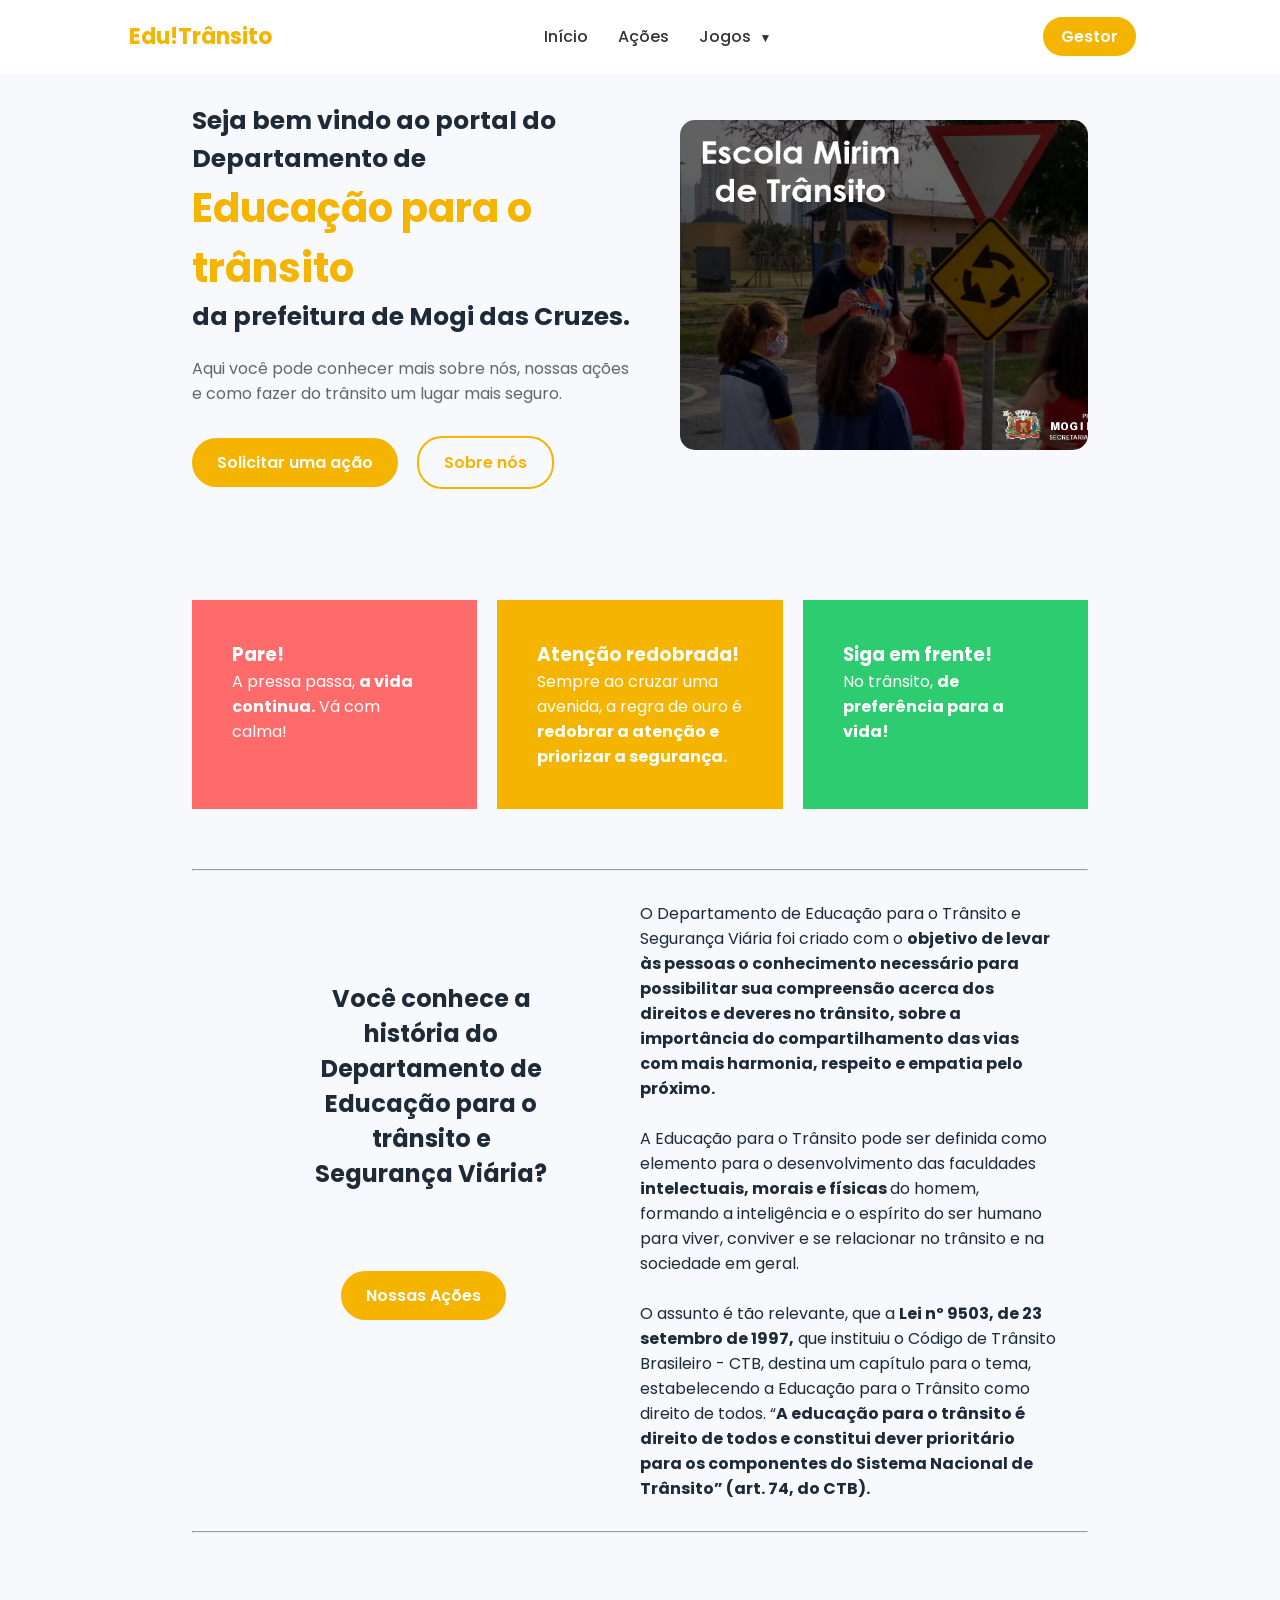
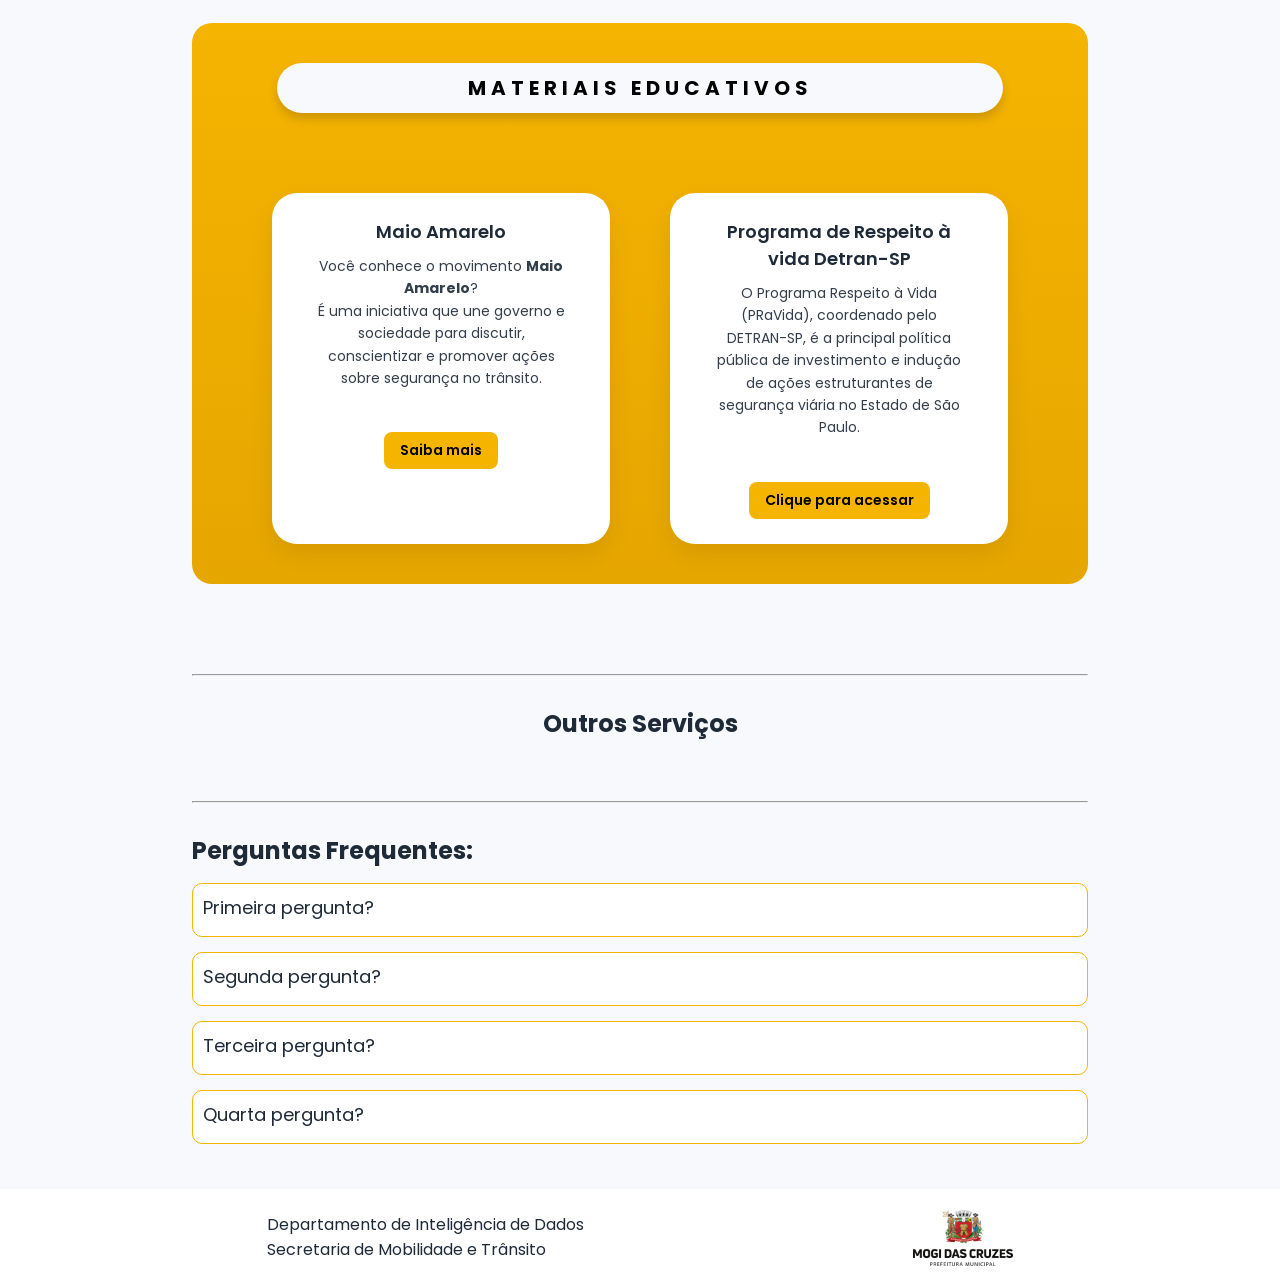
<file: index.html>
<!DOCTYPE html>
<html lang="pt-br">

<head>
    <meta charset="UTF-8">
    <meta name="viewport" content="width=device-width, initial-scale=1.0">
    <title>Edu!Trânsito</title>
    <link rel="stylesheet" href="/src/css/main.css">
    <link href="https://fonts.googleapis.com/css2?family=Poppins:wght@300;400;600;700&display=swap" rel="stylesheet">
</head>

<body>

    <!-- Header -->
    <header class="header">
        <div class="logo">Edu!Trânsito</div>

        <nav class="nav">
            <a href="index.html">Início</a>
            <a href="./pages/acoes.html">Ações</a>

            <div class="menu-jogos">
                <a href="#" class="link-jogos">
                    Jogos <span class="seta">▼</span>
                </a>

                <div class="submenu">
                    <a href="./pages/jogos/quiz.html">Quiz</a>
                    <a href="./pages/jogos/memoria.html">Jogo da Memória</a>
                </div>
            </div>

            <a href="#" class="verGestor">Gestor</a>
        </nav>
        <div class="auth-buttons">
            <a href="#" class="acessoGestor">Gestor</a>
        </div>
    </header>

    <!-- Sessão Principal -->
    <section class="main">
        <div class="main-text">

            <h1>
                Seja bem vindo ao portal do Departamento de<br>
                <span>Educação para o trânsito</span><br>
                da prefeitura de Mogi das Cruzes.
            </h1>
            <p>
                Aqui você pode conhecer mais sobre nós, nossas ações e como fazer do trânsito um lugar mais seguro.
            </p>

            <div class="buttons">
                <a href="./pages/formSolicitarVisita.html" class="btn-acao">Solicitar uma ação</a>
                <a href="#sobreNos" class="btn-sobre">Sobre nós</a>
            </div>
        </div>

        <div class="slider">
            <div class="slides">
                <img src="./src/img/escolaMirim1.jpg" alt="Imagem 1">
                <img src="./src/img/maioAmarelo.jpg" alt="Imagem 2">
                <img src="./src/img/programaEduca.jpg" alt="Imagem 3">
                <img src="./src/img/palestra.jpg" alt="Imagem 4">
            </div>
        </div>
    </section>

    <!-- Banners -->
    <section class="banner">
        <div class="banners red">
            <h3>Pare!</h3>
            <p>A pressa passa, <b>a vida continua.</b> Vá com calma!</p>
        </div>

        <div class="banners yellow">
            <h3>Atenção redobrada!</h3>
            <p>Sempre ao cruzar uma avenida, a regra de ouro é <b>redobrar a atenção e priorizar a segurança.</b></p>
        </div>

        <div class="banners green">
            <h3>Siga em frente!</h3>
            <p>No trânsito, <b>de preferência para a vida!</b></p>
        </div>
    </section>

    <section class="quem-somos-nos">
        <hr>
        <div id="sobreNos" class="alinharQSN">
            <div class="tituloQSN">
                <h2 class="h2-QNS">Você conhece a história do Departamento de Educação para o trânsito e Segurança
                    Viária?
                </h2>
                <div class="buttons">
                    <a href="./pages/acoes.html" class="btn-acao">Nossas Ações</a>
                </div>
            </div>
            <span>
                O Departamento de Educação para o Trânsito e Segurança Viária foi criado com o <STRONG>objetivo de levar
                    às
                    pessoas
                    o conhecimento necessário para possibilitar sua compreensão acerca dos direitos e deveres no
                    trânsito,
                    sobre
                    a importância do compartilhamento das vias com mais harmonia, respeito e empatia pelo
                    próximo.</STRONG><BR><BR>

                A Educação para o Trânsito pode ser definida como elemento para o desenvolvimento das faculdades<strong>
                    intelectuais, morais e físicas </strong>do homem, formando a inteligência e o espírito do ser humano
                para viver,
                conviver e se relacionar no trânsito e na sociedade em geral.<BR><BR>

                O assunto é tão relevante, que a <strong>Lei nº 9503, de 23 setembro de 1997,</strong> que instituiu o
                Código de Trânsito
                Brasileiro - CTB, destina um capítulo para o tema, estabelecendo a Educação para o Trânsito como direito
                de
                todos. “<strong>A educação para o trânsito é direito de todos e constitui dever prioritário para os
                    componentes
                    do
                    Sistema Nacional de Trânsito” (art. 74, do CTB).</strong>
            </span>
        </div>
        <hr>
    </section>

    <section class="sessao-educativo">
        <div class="material-educativo">
            <h2 class="h2-educacao"><strong>MATERIAIS EDUCATIVOS</strong></h2>
            <div class="container-educativo">
                <div class="materiais">
                    <h3>Maio Amarelo</h3>
                    <span>Você conhece o movimento <strong>Maio Amarelo</strong>?<br>É uma iniciativa que une governo e
                        sociedade para discutir, conscientizar e promover ações sobre segurança no trânsito.</span><br>
                        <a href="https://www.onsv.org.br/maioamarelo" target="_blank">Saiba mais</a>
                </div>
                <div class="materiais">
                    <h3>Programa de Respeito à vida Detran-SP</h3>
                    <span>O Programa Respeito à Vida (PRaVida), coordenado pelo DETRAN-SP, é a principal política
                        pública de investimento e indução de ações estruturantes de segurança viária no Estado de São
                        Paulo.</span><br>
                    <a href="https://detran.sp.gov.br/pravida/pdf/PRaVida_Guia-C1_Vias-Seguras_v1.pdf"
                        target="_blank">Clique para acessar</a>
                </div>
            </div>
        </div>
    </section>

    <section class="contatoConosco">
        <hr>
        <h1 class="h1Contatoconosco">Outros Serviços</h1>
        <div class="servicos">

        </div>

    </section>
    <section class="perguntas-frequentes">
        <hr>
        <h1 class="h1-faq">Perguntas Frequentes:</h1>

        <div class='pergunta'>
            <input type='checkbox' id='pergunta-1'>
            <label for='pergunta-1'>Primeira pergunta?</label>
            <div class='answer'>
                Primeira resposta.
            </div>
        </div>

        <div class='pergunta'>
            <input type='checkbox' id='pergunta-2'>
            <label for='pergunta-2'>Segunda pergunta?</label>
            <div class='answer'>
                Segunda resposta.
            </div>
        </div>

        <div class='pergunta'>
            <input type='checkbox' id='pergunta-3'>
            <label for='pergunta-3'>Terceira pergunta?</label>
            <div class='answer'>
                Terceira resposta.
            </div>
        </div>

        <div class='pergunta'>
            <input type='checkbox' id='pergunta-4'>
            <label for='pergunta-4'>Quarta pergunta?</label>
            <div class='answer'>
                Quarta resposta.
            </div>
        </div>
    </section>
    <footer>
        <span>Departamento de Inteligência de Dados <br> Secretaria de Mobilidade e Trânsito</span>
        <img class="img-footer" src="src/img/brasaoColorido.png" alt="logo prefeitura de mogi das cruzes">
    </footer>
</body>
</file>
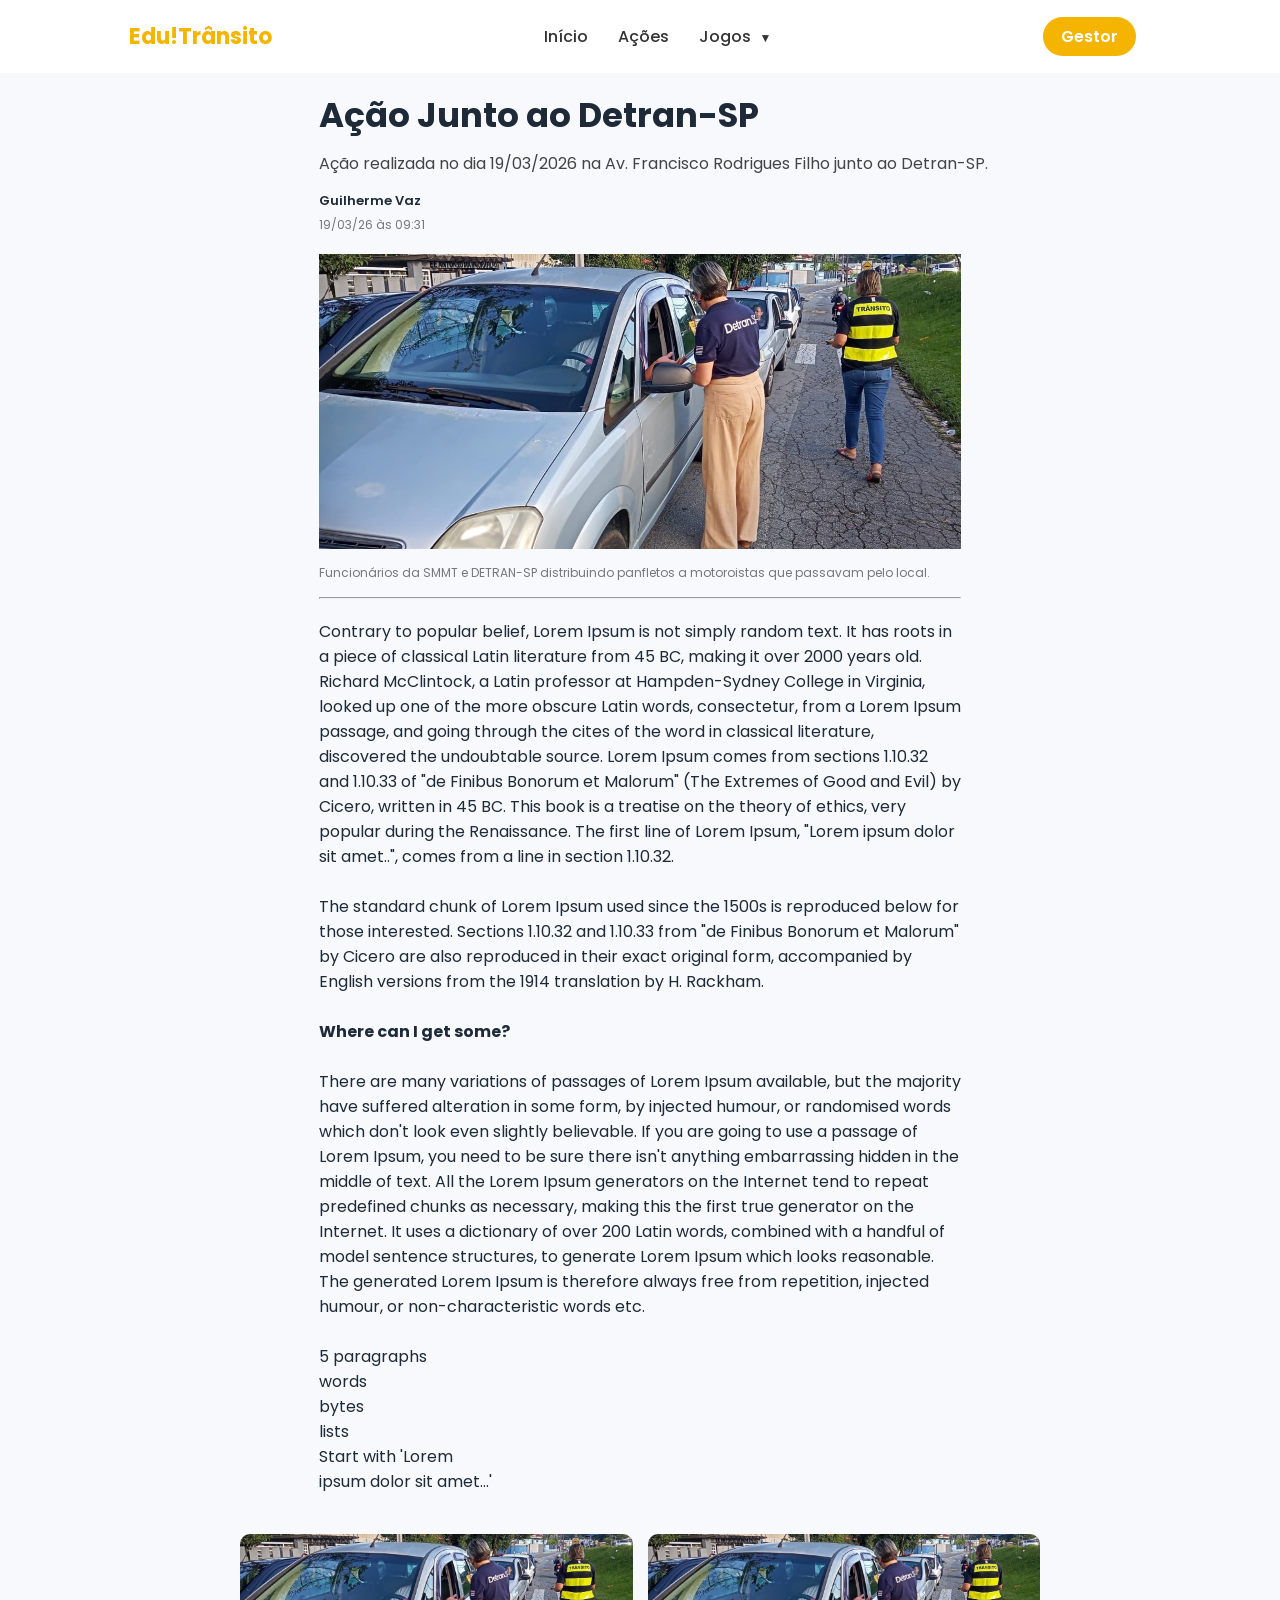
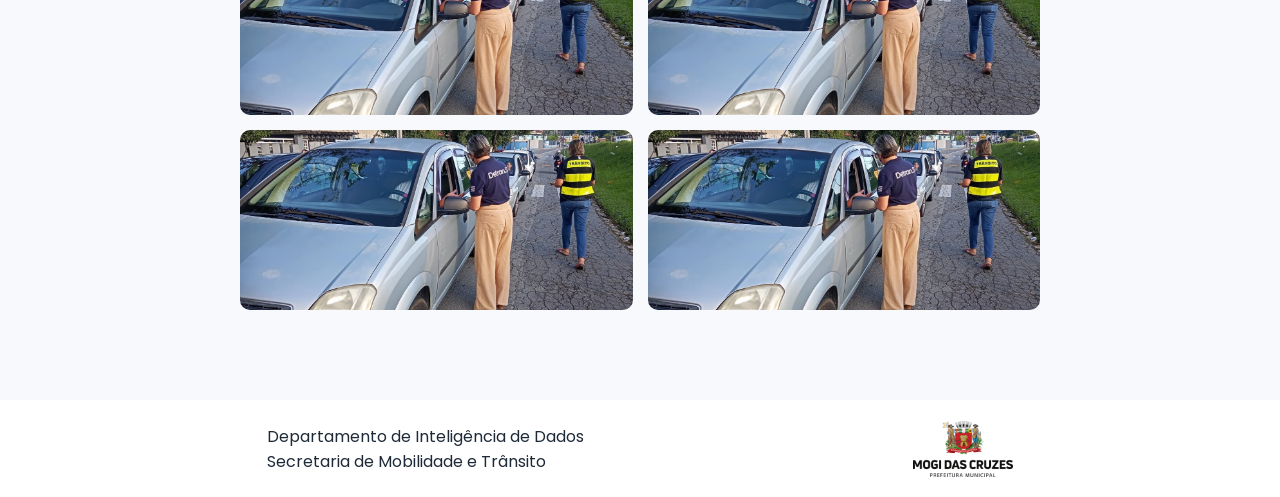
<file: pages/acao.html>
<!DOCTYPE html>
<html lang="pt-br">

<head>
    <meta charset="UTF-8">
    <meta name="viewport" content="width=device-width, initial-scale=1.0">
    <title>Edu!Trânsito</title>
    <link rel="stylesheet" href="../src/css/main.css">
    <link rel="stylesheet" href="../src/css/acoes.css">
    <link rel="stylesheet" href="../src/css/acao.css">
    <link href="https://fonts.googleapis.com/css2?family=Poppins:wght@300;400;600;700&display=swap" rel="stylesheet">
</head>

<body>

    <!-- Header -->
    <header class="header">
        <div class="logo">Edu!Trânsito</div>

        <nav class="nav">
            <a href="../index.html">Início</a>
            <a href="acoes.html">Ações</a>

            <div class="menu-jogos">
                <a href="" class="link-jogos">
                    Jogos <span class="seta">▼</span>
                </a>

                <div class="submenu">
                    <a href="./jogos/quiz.html">Quiz</a>
                    <a href="./jogos/memoria.html">Jogo da Memória</a>
                </div>
            </div>

            <a href="#" class="verGestor">Gestor</a>
        </nav>
        <div class="auth-buttons">
            <a href="#" class="acessoGestor">Gestor</a>
        </div>
    </header>
    <section class="container-acao">
        <div class="noticia">

            <h1><strong>Ação Junto ao Detran-SP</strong></h1>

            <p class="subtitulo">
                Ação realizada no dia 19/03/2026 na Av. Francisco Rodrigues Filho junto ao Detran-SP.
            </p>

            <p class="autor">Guilherme Vaz</p>

            <p class="data">
                19/03/26 às 09:31
            </p>

            <div class="imagem-container">
                <img src="../src/img/smmtEdetran.jpeg" alt="Refinaria">
            </div>

            <p class="legenda">
                Funcionários da SMMT e DETRAN-SP distribuindo panfletos a motoroistas que passavam pelo local.
            </p>
            <hr>

            <p class="conteudoNoticia">Contrary to popular belief, Lorem Ipsum is not simply random text. It has roots
                in a piece of
                classical Latin literature from 45 BC, making it over 2000 years old. Richard McClintock, a Latin
                professor at Hampden-Sydney College in Virginia, looked up one of the more obscure Latin words,
                consectetur, from a Lorem Ipsum passage, and going through the cites of the word in classical
                literature, discovered the undoubtable source. Lorem Ipsum comes from sections 1.10.32 and 1.10.33 of
                "de Finibus Bonorum et Malorum" (The Extremes of Good and Evil) by Cicero, written in 45 BC. This book
                is a treatise on the theory of ethics, very popular during the Renaissance. The first line of Lorem
                Ipsum, "Lorem ipsum dolor sit amet..", comes from a line in section 1.10.32.<br><br>

                The standard chunk of Lorem Ipsum used since the 1500s is reproduced below for those interested.
                Sections 1.10.32 and 1.10.33 from "de Finibus Bonorum et Malorum" by Cicero are also reproduced in their
                exact original form, accompanied by English versions from the 1914 translation by H. Rackham.<br><br>

                <strong>Where can I get some?</strong><br><br>
                There are many variations of passages of Lorem Ipsum available, but the majority have suffered
                alteration in some form, by injected humour, or randomised words which don't look even slightly
                believable. If you are going to use a passage of Lorem Ipsum, you need to be sure there isn't anything
                embarrassing hidden in the middle of text. All the Lorem Ipsum generators on the Internet tend to repeat
                predefined chunks as necessary, making this the first true generator on the Internet. It uses a
                dictionary of over 200 Latin words, combined with a handful of model sentence structures, to generate
                Lorem Ipsum which looks reasonable. The generated Lorem Ipsum is therefore always free from repetition,
                injected humour, or non-characteristic words etc.
                <br><br>
                5
                paragraphs<br>
                words<br>
                bytes<br>
                lists<br>
                Start with 'Lorem<br>
                ipsum dolor sit amet...'<br>
            </p>
        </div>

        <div class="grid-imagens">

            <img src="../src/img/smmtEdetran.jpeg" alt="Imagem 1">
            <img src="../src/img/smmtEdetran.jpeg" alt="Imagem 2">
            <img src="../src/img/smmtEdetran.jpeg" alt="Imagem 3">
            <img src="../src/img/smmtEdetran.jpeg" alt="Imagem 4">

        </div>

        <!-- Modal -->
        <div class="modal" id="modal">
            <span class="fechar">&times;</span>
            <img class="modal-img" id="imgExpandida">
        </div>

    </section>
    <footer>
        <span>Departamento de Inteligência de Dados <br> Secretaria de Mobilidade e Trânsito</span>
        <img class="img-footer" src="../src/img/brasaoColorido.png" alt="logo prefeitura de mogi das cruzes">
    </footer>

    <script>
        const imagens = document.querySelectorAll(".grid-imagens img");
        const modal = document.getElementById("modal");
        const modalImg = document.getElementById("imgExpandida");
        const fechar = document.querySelector(".fechar");
        const menu = document.querySelector(".header")

        imagens.forEach(img => {
            img.addEventListener("click", () => {
                modal.style.display = "block";
                modalImg.src = img.src;
                menu.style.display = "none";
            });
        });

        fechar.onclick = () => {
            modal.style.display = "none";
            menu.style.display = "flex";
        };

        modal.onclick = () => {
            modal.style.display = "none";
            menu.style.display = "flex";
        };
    </script>
</body>
</file>
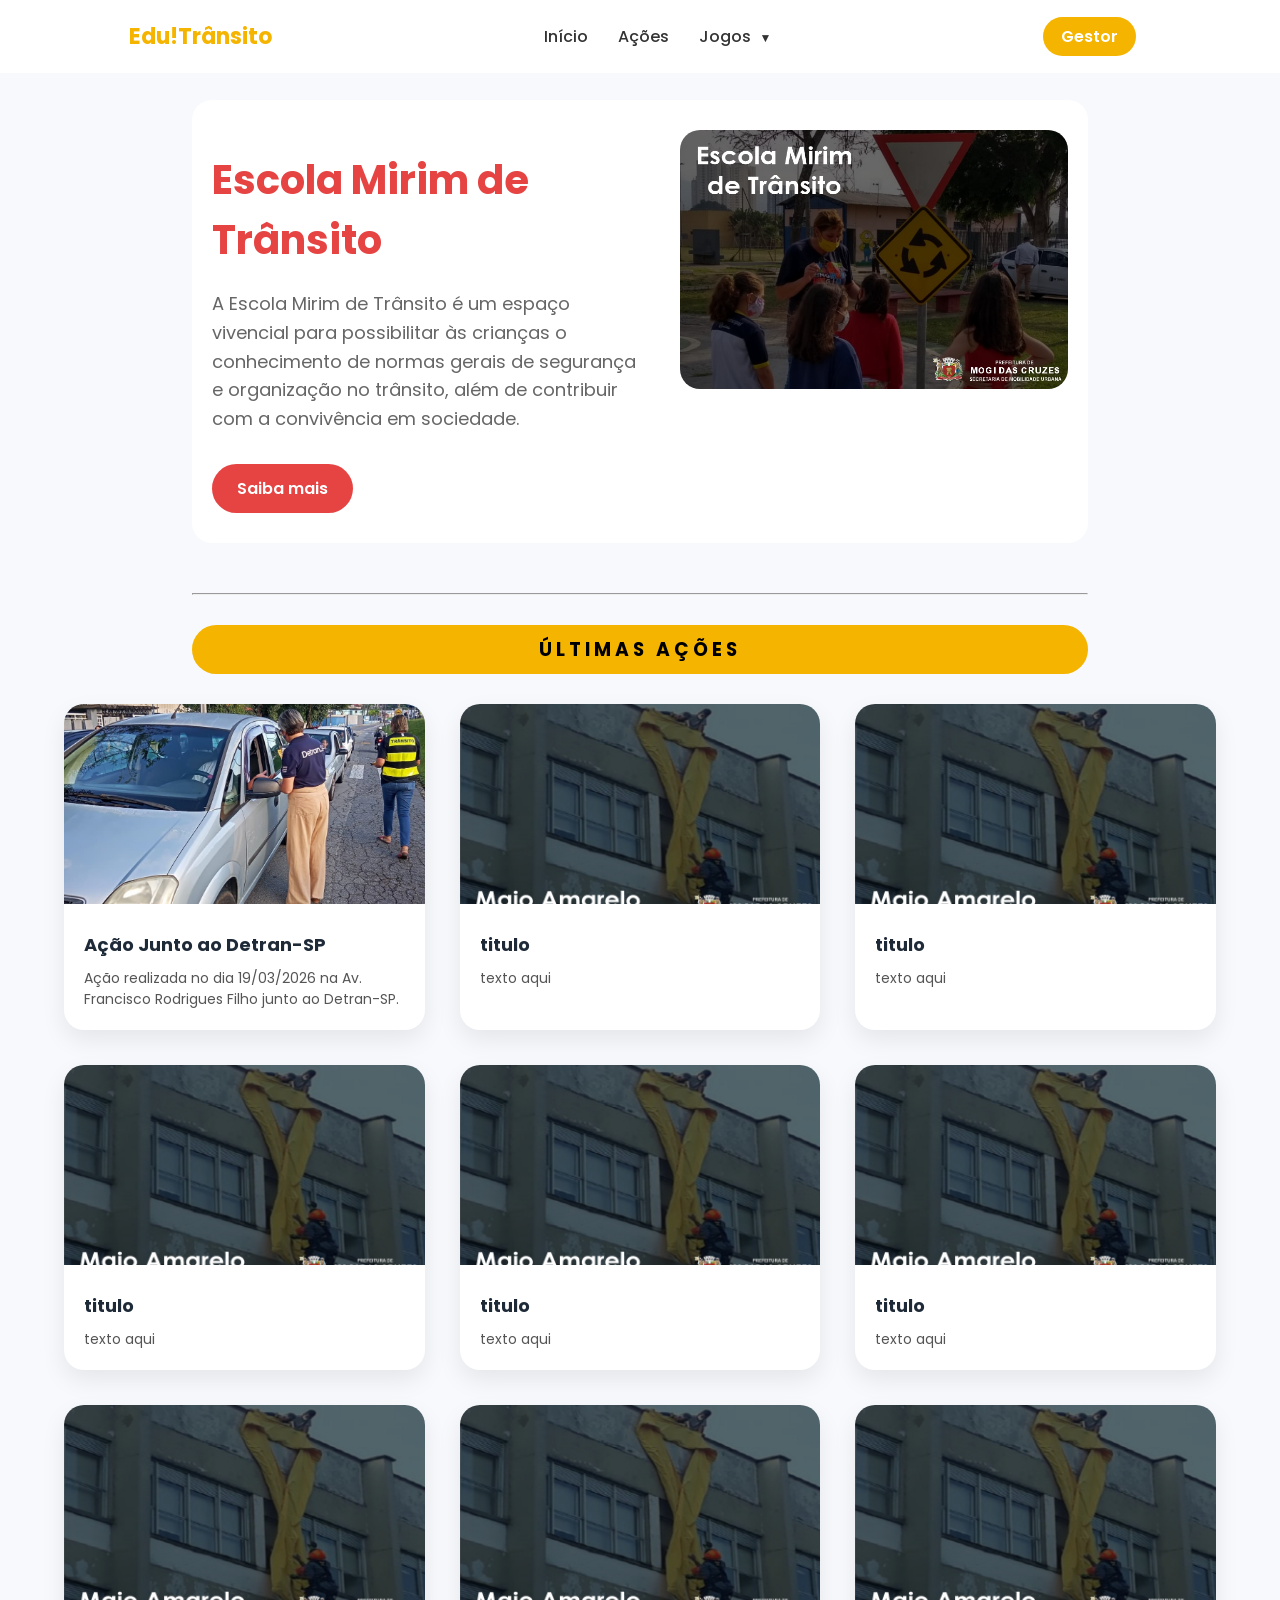
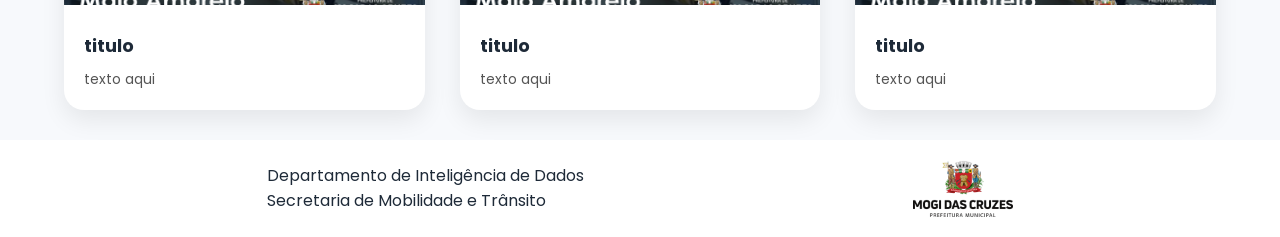
<file: pages/acoes.html>
<!DOCTYPE html>
<html lang="pt-br">

<head>
    <meta charset="UTF-8">
    <meta name="viewport" content="width=device-width, initial-scale=1.0">
    <title>Edu!Trânsito</title>
    <link rel="stylesheet" href="../src/css/main.css">
    <link rel="stylesheet" href="../src/css/acoes.css">
    <link href="https://fonts.googleapis.com/css2?family=Poppins:wght@300;400;600;700&display=swap" rel="stylesheet">
</head>

<body>

    <!-- Header -->
    <header class="header">
        <div class="logo">Edu!Trânsito</div>

        <nav class="nav">
            <a href="../index.html">Início</a>
            <a href="acoes.html">Ações</a>

            <div class="menu-jogos">
                <a href="" class="link-jogos">
                    Jogos <span class="seta">▼</span>
                </a>

                <div class="submenu">
                    <a href="./jogos/quiz.html">Quiz</a>
                    <a href="./jogos/memoria.html">Jogo da Memória</a>
                </div>
            </div>

            <a href="#" class="verGestor">Gestor</a>
        </nav>
        <div class="auth-buttons">
            <a href="#" class="acessoGestor">Gestor</a>
        </div>
    </header>

    <!-- Sessão Principal -->
    <section class="main-acoes">
        <div class="conteudo-acoes">
            <div class="main-text">
                <h1>
                    <span class="acoesRed">Escola Mirim de Trânsito</span>
                </h1>
                <p>
                    A Escola Mirim de Trânsito é um espaço vivencial para possibilitar às crianças
                    o conhecimento de normas gerais de segurança e organização no trânsito,
                    além de contribuir com a convivência em sociedade.
                </p>

                <div class="buttons">
                    <a href="#" class="btn-saibaRed">Saiba mais</a>
                </div>
            </div>

            <div class="main-image-acoes">
                <img class="ImgAcoes" src="../src/img/escolaMirim1.jpg" alt="Escola Mirim">
            </div>
        </div>
    </section>

    <section class="ultima-acoes">
        <hr>
        <h3 class="h3-UA">ÚLTIMAS AÇÕES</h3>
    </section>


    <section class="container-cards">

        <a class="acao" href="acao.html">
            <div class="card">
                <img src="../src/img/smmtEdetran.jpeg" alt="Imagem">
                <div class="card-text">
                    <h3>Ação Junto ao Detran-SP</h3>
                    <p>Ação realizada no dia 19/03/2026 na Av. Francisco Rodrigues Filho junto ao Detran-SP.</p>
                </div>
            </div>
        </a>
        <div class="card">
            <img src="../src/img/maioAmarelo.jpg" alt="Imagem">
            <div class="card-text">
                <h3>titulo</h3>
                <p>texto aqui</p>
            </div>
        </div>

        <div class="card">
            <img src="../src/img/maioAmarelo.jpg" alt="Imagem">
            <div class="card-text">
                <h3>titulo</h3>
                <p>texto aqui</p>
            </div>
        </div>

        <div class="card">
            <img src="../src/img/maioAmarelo.jpg" alt="Imagem">
            <div class="card-text">
                <h3>titulo</h3>
                <p>texto aqui</p>
            </div>
        </div>

        <div class="card">
            <img src="../src/img/maioAmarelo.jpg" alt="Imagem">
            <div class="card-text">
                <h3>titulo</h3>
                <p>texto aqui</p>
            </div>
        </div>

        <div class="card">
            <img src="../src/img/maioAmarelo.jpg" alt="Imagem">
            <div class="card-text">
                <h3>titulo</h3>
                <p>texto aqui</p>
            </div>
        </div>

        <div class="card">
            <img src="../src/img/maioAmarelo.jpg" alt="Imagem">
            <div class="card-text">
                <h3>titulo</h3>
                <p>texto aqui</p>
            </div>
        </div>

        <div class="card">
            <img src="../src/img/maioAmarelo.jpg" alt="Imagem">
            <div class="card-text">
                <h3>titulo</h3>
                <p>texto aqui</p>
            </div>
        </div>

        <div class="card">
            <img src="../src/img/maioAmarelo.jpg" alt="Imagem">
            <div class="card-text">
                <h3>titulo</h3>
                <p>texto aqui</p>
            </div>
        </div>

        

    </section>


    <footer>
        <span>Departamento de Inteligência de Dados <br> Secretaria de Mobilidade e Trânsito</span>
        <img class="img-footer" src="../src/img/brasaoColorido.png" alt="logo prefeitura de mogi das cruzes">
    </footer>
</body>
</file>
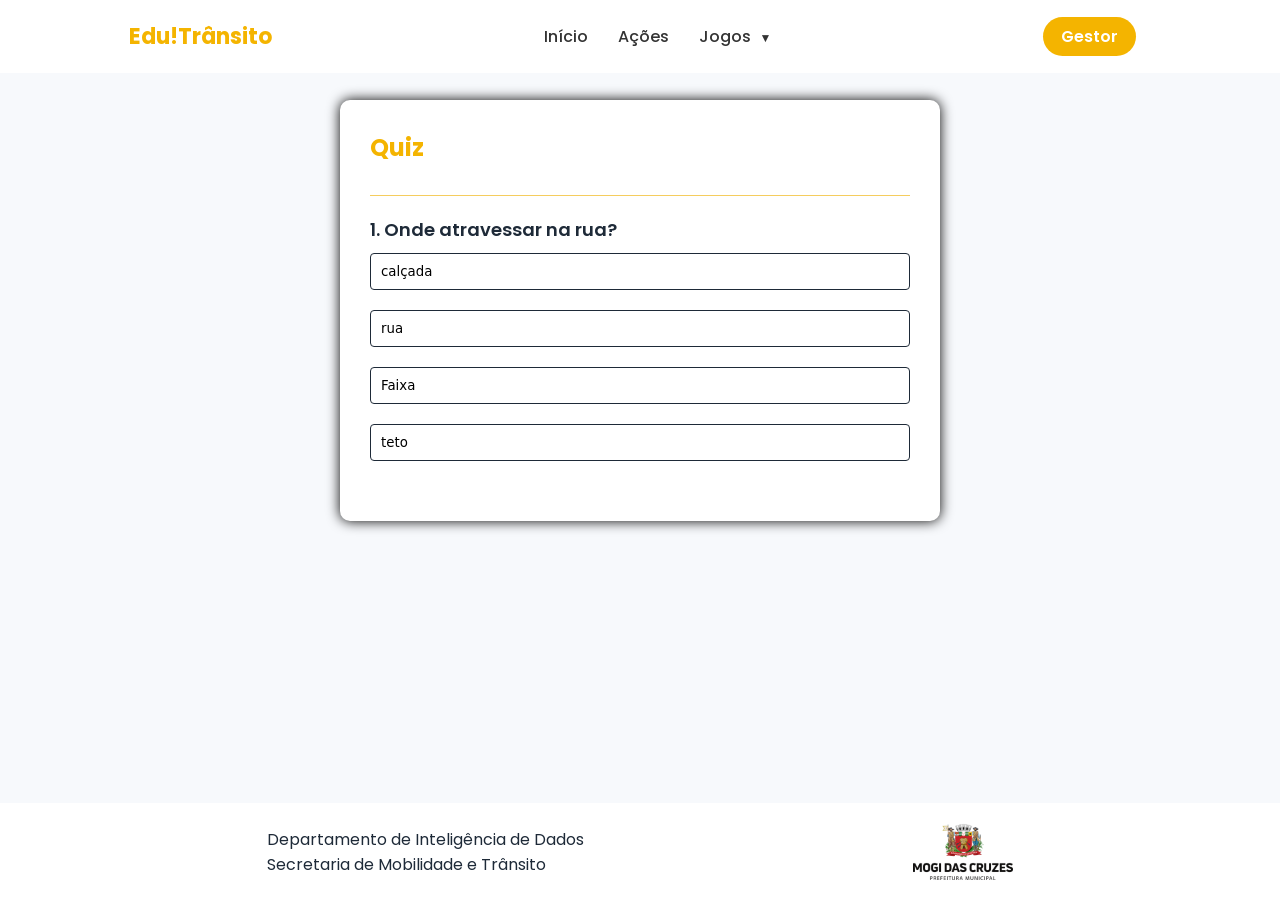
<file: pages/jogos/quiz.html>
<!DOCTYPE html>
<html lang="pt-br">

<head>
    <meta charset="UTF-8">
    <meta name="viewport" content="width=device-width, initial-scale=1.0">
    <title>Edu!Trânsito</title>
    <link rel="stylesheet" href="../../src/css/main.css">
    <link rel="stylesheet" href="../../src/css/jogos.css">
    <link href="https://fonts.googleapis.com/css2?family=Poppins:wght@300;400;600;700&display=swap" rel="stylesheet">
</head>

<body>

    <!-- Header -->
    <header class="header">
         <div class="logo">Edu!Trânsito</div>

        <nav class="nav">
            <a href="../../index.html">Início</a>
            <a href="../acoes.html">Ações</a>

            <div class="menu-jogos">
                <a href="" class="link-jogos">
                    Jogos <span class="seta">▼</span>
                </a>

                <div class="submenu">
                    <a href="quiz.html">Quiz</a>
                    <a href="memoria.html">Jogo da Memória</a>
                </div>
            </div>

            <a href="#" class="verGestor">Gestor</a>
        </nav>
        <div class="auth-buttons">
            <a href="#" class="acessoGestor">Gestor</a>
        </div>
    </header>

    <section class="main-jogos">
        <div class="app">
            <h1>Quiz</h1>
            <div class="quiz">
                <h2 id="pergunta">Pergunta Aqui</h2>
                <div id="respostas-botoes">
                    <button class="btn">Pergunta 1</button>
                    <button class="btn">Pergunta 2</button>
                    <button class="btn">Pergunta 3</button>
                    <button class="btn">Pergunta 4</button>
                </div>
                <button id="botao-proximo">Próximo</button>
            </div>
        </div>
        <script src="../../src/script/jogos.js"></script>
    </section>

    <footer>
        <span>Departamento de Inteligência de Dados <br> Secretaria de Mobilidade e Trânsito</span>
        <img class="img-footer" src="../../src/img/brasaoColorido.png" alt="logo prefeitura de mogi das cruzes">
    </footer>
</body>
</file>
<file: src/css/main.css>
/* ================= RESET ================= */

* {
    margin: 0;
    padding: 0;
    box-sizing: border-box;
}

/* ================= VARIÁVEIS ================= */

:root {
    --primary-color: #f4b400;
    --red-color: rgb(230, 67, 67);
    --green-color: rgb(6, 122, 68);
    --light-yellow: #f5cd5f;

    --text-dark: #1e2a38;
    --text-light: #666;

    --white: #ffffff;

    --transition: 0.3s ease-in-out;
}

/* ================= BASE ================= */

body {
    font-family: 'Poppins', sans-serif;
    background: #f7f9fc;
    color: var(--text-dark);

    min-height: 100vh;
    display: flex;
    flex-direction: column;
}

/* ================= HEADER ================= */

.menu-toggle {
    display: none;
    font-size: 28px;
    cursor: pointer;
}

.header {
    display: flex;
    justify-content: space-around;
    align-items: center;
    padding: 20px 0%;
    background: var(--white);
    position: fixed;
    width: 100vw;
    z-index: 1000
}

.logo {
    font-weight: 700;
    font-size: 22px;
    color: var(--primary-color);
}

.nav {
    display: flex;
    align-items: center;
}

/* ================= MENU LINKS ================= */

.nav a {
    margin: 0 15px;
    text-decoration: none;
    color: #333;
    font-weight: 500;
    position: relative;
    transition: var(--transition);
}

/* LINHA ANIMADA */

.nav a::after {
    content: "";
    position: absolute;
    left: 0;
    bottom: -5px;

    width: 0%;
    height: 2px;

    background: var(--primary-color);
    transition: 0.3s;
}

.nav a:hover {
    color: var(--primary-color);
}

.nav a:hover::after {
    width: 100%;
}

/* ================= MENU JOGOS ================= */

.menu-jogos {
    position: relative;
}

/* SETA */

.seta {
    font-size: 12px;
    margin-left: 5px;
    transition: 0.3s;
}

.menu-jogos:hover .seta {
    transform: rotate(180deg);
}

/* ================= SUBMENU ================= */

.submenu {
    position: absolute;
    top: 120%;
    left: 0;

    background: var(--white);
    border-radius: 10px;
    box-shadow: 0 10px 25px rgba(0, 0, 0, 0.1);

    display: flex;
    flex-direction: column;

    min-width: 170px;
    padding: 10px 0;

    opacity: 0;
    transform: translateY(-10px);
    pointer-events: none;

    transition: 0.3s;
    z-index: 1000
}

.submenu a {
    padding: 10px 18px;
    margin: 0;
}

.submenu a:hover {
    background: rgba(0, 0, 0, 0.05);
    color: var(--primary-color);
}

.menu-jogos:hover .submenu {
    opacity: 1;
    transform: translateY(0);
    pointer-events: auto;
}

.verGestor {
    display: none;
}

/* ================= BOTÕES HEADER ================= */

.auth-buttons {
    margin-right: 15px;
    text-decoration: none;
    color: #333;
}

.acessoGestor {
    background: var(--primary-color);
    padding: 8px 18px;
    border-radius: 20px;
    text-decoration: none;
    color: var(--white);
    font-weight: 600;
    transition: var(--transition);
}

.acessoGestor:hover {
    opacity: 0.9;
}

/* ================= MAIN ================= */

.main {
    display: flex;
    align-items: center;
    justify-content: space-between;
    padding: 80px 15%;
    gap: 40px;

    flex: 1;
}

.main-text {
    max-width: 50%;
}

.saudacao {
    letter-spacing: 2px;
    font-size: 16px;
    color: var(--primary-color);
    font-weight: 800;
}

.main-text h1 {
    font-size: 25px;
    margin: 20px 0;
}

.main-text h1 span {
    color: var(--primary-color);
    font-size: 40px;
}

.main-text p {
    margin-bottom: 30px;
    color: var(--text-light);
}

/* ================= BOTÕES ================= */

.buttons a {
    display: inline-block;
    text-decoration: none;
    padding: 12px 25px;
    border-radius: 25px;
    font-weight: 600;
    margin-right: 15px;
    transition: var(--transition);
}

.buttons a:hover {
    transform: scale(1.05);
}

.btn-acao {
    background: var(--primary-color);
    color: var(--white);
}

.btn-sobre {
    border: 2px solid var(--primary-color);
    color: var(--primary-color);
}

/* ================= SLIDER ================= */

.slider {
    width: 600px;
    height: 330px;
    overflow: hidden;
    margin: 40px auto;
    border-radius: 15px;
    position: relative;
}

.slides {
    display: flex;
    width: 400%;
    height: 100%;
    animation: slide 16s infinite;
}

.slides img {
    width: 100%;
    height: 100%;
    object-fit: cover;
}

/* ANIMAÇÃO */

@keyframes slide {

    0%,
    20% {
        transform: translateX(0);
    }

    25%,
    45% {
        transform: translateX(-25%);
    }

    50%,
    70% {
        transform: translateX(-50%);
    }

    75%,
    95% {
        transform: translateX(-75%);
    }

    100% {
        transform: translateX(0);
    }

}

/* ================= BANNERS ================= */

.banner {
    display: flex;
    justify-content: space-between;
    padding: 30px 15%;
    gap: 20px;
}

.banners {
    flex: 1;
    padding: 40px;
    color: var(--white);
    transition: var(--transition);
}

.banners:hover {
    transform: translateY(-5px);
}

.red {
    background: #ff6b6b;
}

.yellow {
    background: var(--primary-color);
}

.green {
    background: #2ecc71;
}

/* ================= QUEM SOMOS ================= */

.quem-somos-nos {
    padding: 30px 15%;
}

.alinharQSN {
    display: grid;
    grid-template-columns: 1fr 1fr;
    padding: 30px;
}

.tituloQSN {
    text-align: center;
}

.h2-QNS {
    margin: 80px;
}

/* ================= MATERIAL EDUCATIVO ================= */

.sessao-educativo {
    padding: 60px 15%;
    text-align: center;
}

.h2-educacao {
    border-radius: 30px;
    border: 0.5px solid linear-gradient(180deg, #f5b400, #e6a600);
    letter-spacing: 5px;
    background: #f7f9fc;
    color: black;

    margin: 40px auto;
    padding: 10px 0;
    width: 81%;

    font-weight: 600;
    font-size: 20px;

    box-shadow: 0 6px 10px rgba(0, 0, 0, 0.15);
}

.material-educativo {
    background: linear-gradient(180deg, #f5b400, #e6a600);

    display: grid;
    grid-template-columns: repeat(1, 1fr);
    grid-template-rows: repeat(1, 1fr);
    grid-column-gap: 0px;
    flex: 1;

    border-radius: 20px;
}

.container-educativo {
    width: 100%;
    display: flex;
    justify-content: space-between;

    padding: 40px 80px;
    gap: 60px;
}

.materiais {
    padding: 25px 40px;
    border-radius: 25px;
    border: 0.5px solid linear-gradient(180deg, #f5b400, #e6a600);
    flex: 1;

    background: var(--white);
    color: var(--text-dark);

    box-shadow: 0 10px 25px rgba(0, 0, 0, 0.08);

    /* transition: var(--transition); */
}

/* .materiais:hover {
    transform: translateY(-8px);
    box-shadow: 0 18px 40px rgba(0, 0, 0, 0.15);
} */

.materiais h3{
    font-size: 18px;
    margin-bottom: 10px;
    font-weight: 600;
}

.materiais span{
    display: block;
    font-size: 14px;
    line-height: 1.6;
    margin-bottom: 18px;
    opacity: 0.9;
}

.materiais a{
    display: inline-block;
    font-size: 14px;
    font-weight: 600;
    text-decoration: none;

    padding: 8px 16px;
    border-radius: 8px;

    background: var(--primary-color);
    color: black;

    transition: var(--transition);
}

.materiais a:hover{
    transform: scale(1.05);
    box-shadow: 0 4px 12px rgba(0,0,0,0.15);
}

/* ================= CONTATO COSNOSCO  ================= */
.contatoConosco {
    padding: 30px 15%;
    text-align: center;
}

.h1Contatoconosco {
    margin-top: 30px;
}

/* ================= FAQ ================= */

.perguntas-frequentes {
    padding: 30px 15%;
}

.h1-faq {
    margin-top: 30px;
}

.pergunta {
    border: 1px solid var(--primary-color);
    border-radius: 10px;
    padding: 10px;

    margin: 15px 0;
    font-size: 18px;
    background: var(--white);
}

.pergunta input,
.pergunta .answer {
    display: none;

    color: var(--text-light);
    border-top: 1px solid rgb(230, 230, 230);

    padding: 5px 0;
    font-size: 15px;
}

.pergunta label {
    display: inline-block;
    margin-bottom: 5px;
    width: 100%;
}

.pergunta input:checked~.answer {
    display: block;
}

.formSolicitarVisita {
    padding: 70px 15%;
    padding-bottom: 0px;
    height: 100vh;
}

/* ================= FOOTER ================= */

footer {
    display: flex;
    justify-content: space-around;
    align-items: center;

    padding: 20px 8%;
    background: var(--white);

    margin-top: auto;
}

.img-footer {
    width: 100px;
}

/* ================= RESPONSIVO TABLET ================= */

@media (max-width:992px) {

    .header {
        flex-wrap: wrap;
        gap: 15px;
    }

    .main {
        flex-direction: column;
        text-align: center;
        padding: 60px 10%;
    }

    .main-text {
        max-width: 100%;
    }

    .slider {
        width: 100%;
        max-width: 500px;
        height: 280px;
    }

    .banner {
        flex-direction: column;
        padding: 40px 10%;
    }

    .alinharQSN {
        grid-template-columns: 1fr;
        gap: 30px;
    }

    .container-educativo {
        flex-direction: column;
        padding: 30px;
        gap: 30px;
    }

}

/* ================= RESPONSIVO CELULAR ================= */

@media (max-width:768px) {

    /* MAIN */

    .main {
        padding: 40px 8%;
    }

    .main-text h1 {
        font-size: 20px;
    }

    .main-text h1 span {
        font-size: 28px;
    }

    .buttons a {
        display: block;
        margin: 10px auto;
    }

    /* SLIDER */

    .slider {
        width: 100%;
        height: 200px;
    }

    /* BANNERS */

    .banners {
        padding: 25px;
        text-align: center;
    }

    /* QUEM SOMOS */

    .quem-somos-nos {
        padding: 30px 8%;
    }

    .h2-QNS {
        margin: 20px;
        font-size: 20px;
    }

    /* MATERIAIS */

    .sessao-educativo {
        padding: 30px 8%;
    }

    .container-educativo {
        padding: 20px;
        gap: 20px;
    }

    .materiais {
        height: auto;
    }

    /* FAQ */

    .perguntas-frequentes {
        padding: 30px 8%;
    }

    /* FOOTER */

    footer {
        flex-direction: column;
        gap: 10px;
        text-align: center;
    }

    .img-footer {
        width: 80px;
    }

}

@media (max-width:750px) {

    .header {
        flex-direction: column;
        text-align: center;
        gap: 05px;
    }

    .nav {
        flex-direction: row;
        gap: 10px
    }

    .nav a {
        margin: 10px 0;
    }

    .auth-buttons {
        display: none;
    }

    .verGestor {
        display: block;
    }

    .formSolicitarVisita {
    padding-top: 130px;
  
}


}

@media (max-width:480px) {
    .main{
        margin-top: 100px;
    }
    .h2-educacao {
        width: 88.5%;
    }

    .materiais {
        max-width: 100%;
        padding: 10px;
    }
}
</file>
<file: src/css/acoes.css>
/* ================= VARIÁVEIS ================= */

:root{
    --primary-color:#f4b400;
    --red-color:rgb(230,67,67);
    --green-color:rgb(6,122,68);
    --light-yellow:#f5cd5f;

    --text-dark:#1e2a38;
    --text-light:#666;

    --white:#ffffff;

    --transition:0.3s ease-in-out;
}

/* ================= BASE ================= */

img{
    max-width:100%;
    height:auto;
}

/* ================= PÁGINA AÇÕES ================= */

.main-acoes{
    padding:100px 15%;
    padding-bottom: 50px;
}

.conteudo-acoes{
    display:flex;
    align-items:flex-start;
    justify-content:space-between;
    gap:40px;

    background:var(--white);
    padding:30px 20px;
    border-radius:20px;
}

/* ================= TEXTO ================= */

.main-text{
    max-width:50%;
}

.main-text h1{
    font-size:34px;
    margin-bottom:20px;
}

.main-text h1 .acoesRed{
    color:var(--red-color);
    transition:var(--transition);
}

.main-text h1 .acoesRed:hover{
    transform:scale(1.05);
}

.main-text p{
    font-size:18px;
    line-height:1.6;
    margin-bottom:30px;
}

/* BOTÃO */

.btn-saibaRed{
    background:var(--red-color);
    color:var(--white);
}

/* ================= IMAGEM ================= */

.main-image-acoes img{
    width:550px;
    max-width:100%;
    border-radius:20px;
    object-fit:cover;
}

/* ================= ANIMAÇÃO SLIDER ================= */

@keyframes slideAcoes{

0%,20%{
transform:translateX(0);
}

25%,45%{
transform:translateX(-100%);
}

50%,70%{
transform:translateX(-200%);
}

75%,95%{
transform:translateX(-300%);
}

100%{
transform:translateX(0);
}

}

/* ================= ÚLTIMAS AÇÕES ================= */

.ultima-acoes{
    padding:0 15%;
}

.h3-UA{
    border-radius:30px;
    letter-spacing:4px;
    margin-top:30px;
    padding:10px 0;

    background:var(--primary-color);
    color: black;

    text-align:center;
}

/* ================= CARDS ================= */

.container-cards{

    width:90%;
    max-width:1300px;

    margin:30px auto;

    display:grid;
    grid-template-columns:repeat(3,1fr);
    gap:35px;
}

.acao{
    text-decoration: none;
}
.card{

    background:var(--white);

    border-radius:20px;
    overflow:hidden;

    box-shadow:0 10px 25px rgba(0,0,0,0.08);

    transition:0.35s ease;
    cursor:pointer;
}

.card:hover{

    transform:translateY(-8px);

    box-shadow:0 18px 40px rgba(0,0,0,0.12);
}

.card img{

    width:100%;
    height:200px;
    object-fit:cover;
}

.card-text{
    padding:20px;
}

.card-text h3{
    font-size:18px;
    margin-bottom:10px;
    color:#1e2a38;
}

.card-text p{
    font-size:14px;
    color:#555;
    line-height:1.5;
}

/* ================= RESPONSIVO TABLET / IPAD ================= */

@media (max-width:1024px){

.main-acoes{
    padding:50px 8%;
}

.conteudo-acoes{
    flex-direction:column;
    text-align:center;
}

.main-text{
    max-width:100%;
}

.main-image-acoes img{
    width:100%;
}

.container-cards{
    grid-template-columns:repeat(2,1fr);
}

}

/* ================= RESPONSIVO CELULAR ================= */

@media (max-width:480px){

.main-acoes{
    padding-top: 150px;
}

.main-text h1{
    font-size:26px;
}

.main-text p{
    font-size:16px;
}

.ultima-acoes{
    padding:0 6%;
}

.h3-UA{
    font-size:16px;
}

.container-cards{
    grid-template-columns:1fr;
    gap:25px;
}

.card img{
    height:180px;
}

}
</file>
<file: src/css/acao.css>
.header-modal {
    display: none;
}

.container-acao {
    padding: 50px 15%;
    padding-bottom: 50px;
}

.noticia {
    max-width: 100%;
    margin: 40px auto;
    padding: 0 20px;

}

h1 {
    font-size: 34px;
    font-weight: 700;
    margin-bottom: 10px;
    margin-left: 12.5%;
}

.subtitulo {
    font-size: 16px;
    color: #444;
    margin-bottom: 15px;
    margin-left: 12.5%;
}

.autor {
    font-size: 13px;
    font-weight: 600;
    margin-bottom: 5px;
    margin-left: 12.5%;
}

.data {
    font-size: 12px;
    color: #777;
    margin-bottom: 20px;
    margin-left: 12.5%;
}

.imagem-container {
    display: flex;
    align-items: center;
    align-content: center;
    overflow: hidden;
}

.imagem-container img {
    width: 75%;
    margin-left: 12.5%;
    /* height:500px; */

}

.legenda {
    font-size: 12px;
    color: #777;
    margin-top: 15px;
    margin-bottom: 15px;
    margin-left: 12.5%;
}

hr {
    width: 75%;
    margin-left: 12.5%;
}

.conteudoNoticia {
    margin-top: 20px;
    width: 75%;
    margin-left: 12.5%;
    ;
}

.grid-imagens {
    display: grid;
    grid-template-columns: repeat(2, 1fr);
    gap: 15px;
    max-width: 800px;
    margin: 40px auto;
}

.grid-imagens img {
    width: 100%;
    border-radius: 10px;
    cursor: pointer;
    transition: 0.3s;
}

.grid-imagens img:hover {
    transform: scale(1.03);
}

/* Modal */
.modal {
    display: none;
    position: fixed;
    z-index: 999;
    padding-top: 150px;
    left: 0;
    top: 0;
    width: 100%;
    height: 100%;

    background: rgba(0, 0, 0, 0.9);
}

.modal-img {
    margin: auto;
    display: block;
    max-width: 90%;
    max-height: 80%;
    border-radius: 10px;
}

.fechar {
    position: absolute;
    top: 20px;
    right: 40px;
    color: white;
    font-size: 35px;
    cursor: pointer;
}

@media (max-width:760px) {
    .container-acao {
        padding: 100px 15%;
        padding-bottom: 50px;
    }

    .conteudoNoticia {
        padding: 15px 30px;
    }
}

/* ================= RESPONSIVO CELULAR ================= */

@media (max-width:430px) {
    .container-acao {
        padding: 100px 1%;
        padding-bottom: 50px;
    }

    .conteudoNoticia {
    margin-top: 5px;
    width: 95%;
    margin-left: 3.5%;
   
}

.grid-imagens {
    display: grid;
    grid-template-columns: repeat(1, 1fr);
    gap: 15px;
    max-width: 300px;
    margin: 40px auto;
}

}
</file>
<file: src/css/jogos.css>
:root {
    --primary-color: #f4b400;
    --red-color: rgb(230, 67, 67);
    --green-color: rgb(6, 122, 68);
    --light-yellow: #f5cd5f;
    --text-dark: #1e2a38;
    --text-light: #666;
    --white: #ffffff;
    --transition: 0.3s ease-in-out;
}

.main-jogos {
    padding: 100px 15%;
    margin: 0px auto 0;
}

.app {
    background-color: white;
    width: 600px;
    padding: 30px;
    margin: 0px auto 0;
    border-radius: 10px;
    -webkit-box-shadow: 0px 0px 13px 0px #000000;
    box-shadow: 0px 0px 13px 0px #000000;
}

.app h1 {
    border-bottom: 1px solid var(--light-yellow);
    padding-bottom: 30px;
    color: var(--primary-color);
}

.quiz {
    padding: 20px 0;
}

.quiz h2 {
    font-size: 18px;
    color: var(--text-dark);
    font-weight: 600;
}

.btn {
    background-color: var(--white);
    content: var(--text-light);
    font-family: system-ui, -apple-system, BlinkMacSystemFont, 'Segoe UI', Roboto, Oxygen, Ubuntu, Cantarell, 'Open Sans', 'Helvetica Neue', sans-serif;
    font-weight: 500;
    width: 100%;
    border: 1px solid var(--text-dark);
    padding: 10px;
    margin: 10px 0;
    text-align: left;
    border-radius: 4px;
    cursor: pointer;
    transition: all 0.3s;
}

.btn:hover:not([disable]) {
    background: var(--light-yellow);
    color: black;
}

.btn:disabled {
    cursor: no-drop;
}

#botao-proximo {
    background: var(--primary-color);
    color: var(--white);
    font-weight: 500;
    width: 150px;
    border: 0;
    padding: 10px;
    margin: 20px auto 0;
    border-radius: 4px;
    cursor: pointer;
    display: none;
}

.correto {
    background-color: #9aeabc;
    color: black;
    font-weight: 600;
}

.errado {
    background-color: #ff9393;
}

/* JOGO DA MEMORIA */

.board {
    display: flex;
    justify-content: center;
    align-items: center;
    flex-wrap: wrap;
    gap: 25px;

}

.card {
    width: 200px;
    height: 250px;
    position: relative;
    transform-style: preserve-3d;
    transition: transform 0.6s;
    border-radius: 10px;
    -webkit-box-shadow: 0px 10px 13px -7px #000000, 0px 0px 13px 12px rgba(0, 0, 0, 0.15);
    box-shadow: 0px 10px 13px -7px #000000, 0px 0px 13px 12px rgba(0, 0, 0, 0.15);

}

.card:hover {
    cursor: pointer;
}

.card-front,
.card-back {
    width: 100%;
    height: 100%;
    position: absolute;
    backface-visibility: hidden;
    display: flex;
    justify-content: center;
    align-items: center;
    background-color: white;
    border-radius: 10px;
}

.card-back {
    transform: rotateY(180deg);
}

.card.is-flipped {
    transform: rotateY(180deg);
}

img {
    width: 150px;
}

@media (max-width:992px) {

    .main-jogos {
        padding: 100px 7.5%;
    }

}

/* ================= RESPONSIVO CELULAR ================= */

@media (max-width:768px) {

    .main-jogos {
        padding: 50px 7.5%;
    }

}

@media (max-width:430px) {

    .main-jogos {
        padding: 50px 7.5%;
    }

    .app {
        width: 300px;
    }

    .card {
        width: 80px;
        height: 90px;
    }

    img {
        width: 60px;
    }

}
</file>
